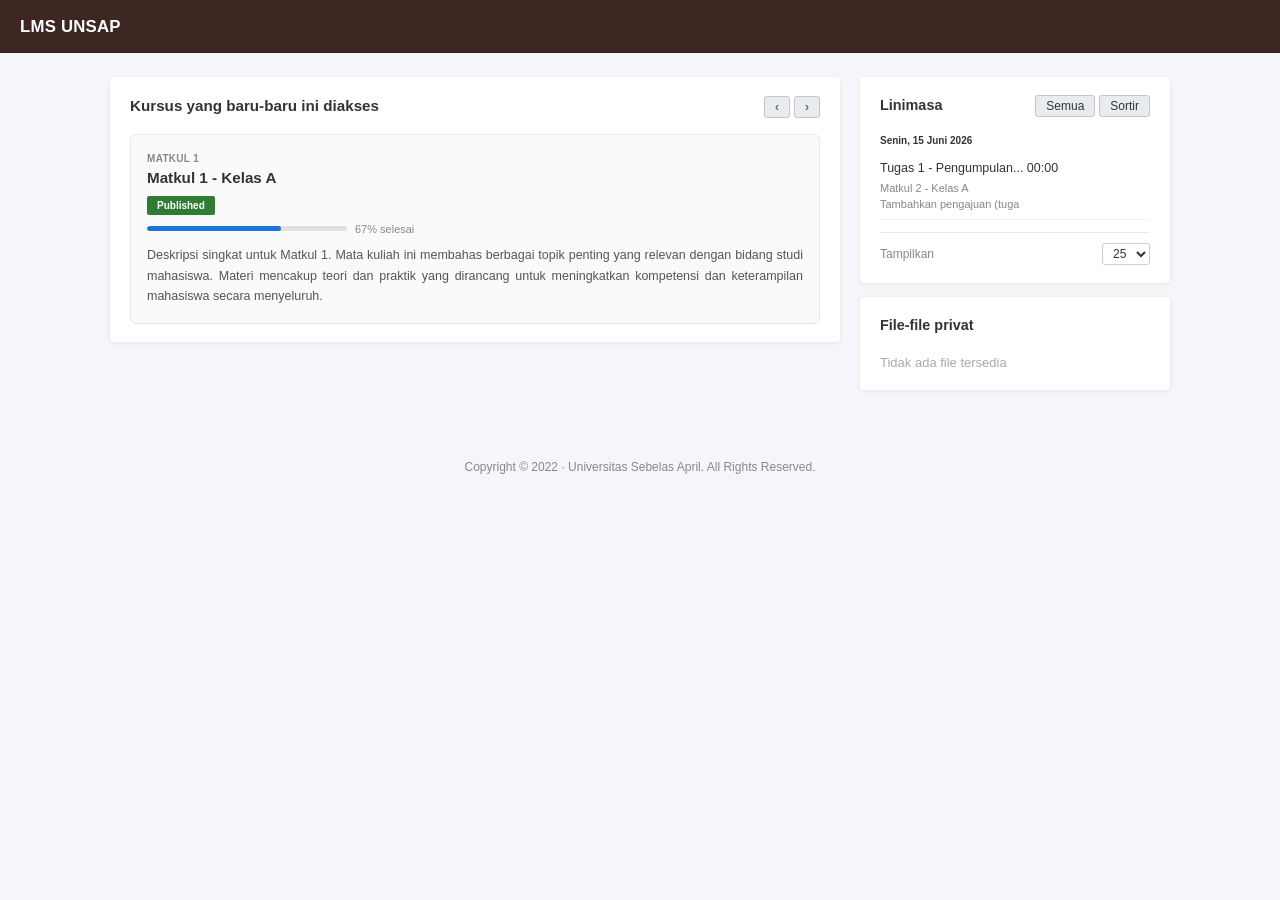
<file: index.html>
<!doctype html>
<html lang="id">
  <head>
    <meta charset="UTF-8" />
    <meta name="viewport" content="width=device-width, initial-scale=1.0" />
    <title>Dasbor | LMS UNSAP</title>
    <link rel="stylesheet" href="style.css" />
  </head>
  <body class="page-dashboard">

    <div class="site-header">
      <a href="index.html">LMS UNSAP</a>
    </div>

    <div class="dash-wrap">

      <section class="main-col">
        <div class="card">
          <div class="card-header">
            <h2>Kursus yang baru-baru ini diakses</h2>
            <div class="btn-group">
              <button class="btn btn-sm">&lsaquo;</button>
              <button class="btn btn-sm">&rsaquo;</button>
            </div>
          </div>

          <div class="course-item">
            <div style="flex:1;">
              <div class="course-category">MATKUL 1</div>
              <div class="course-name">Matkul 1 - Kelas A</div>
              <div class="badge-published">Published</div>
              <div class="progress-row">
                <div class="progress-track"><div class="progress-fill" style="width:67%"></div></div>
                <span class="progress-pct">67% selesai</span>
              </div>
              <p class="course-desc">
                Deskripsi singkat untuk Matkul 1. Mata kuliah ini membahas berbagai topik
                penting yang relevan dengan bidang studi mahasiswa. Materi mencakup teori
                dan praktik yang dirancang untuk meningkatkan kompetensi dan keterampilan
                mahasiswa secara menyeluruh.
              </p>
            </div>
          </div>
        </div>
      </section>

      <aside class="sidebar">
        <div class="card">
          <div class="card-header">
            <h2>Linimasa</h2>
            <div class="btn-group">
              <button class="btn btn-sm">Semua</button>
              <button class="btn btn-sm">Sortir</button>
            </div>
          </div>

          <div class="timeline-date">Senin, 15 Juni 2026</div>
          <div class="timeline-item">
            <a class="timeline-link" href="tugas.html">Tugas 1 - Pengumpulan... 00:00</a>
            <div class="timeline-sub">Matkul 2 - Kelas A</div>
            <div class="timeline-sub">Tambahkan pengajuan (tuga</div>
          </div>

          <div class="show-row">
            <span>Tampilkan</span>
            <select class="show-select">
              <option>25</option>
              <option>50</option>
            </select>
          </div>
        </div>

        <div class="card">
          <div class="card-header">
            <h2>File-file privat</h2>
          </div>
          <p class="file-empty">Tidak ada file tersedia</p>
        </div>
      </aside>
    </div>

    <footer>
      Copyright &copy; 2022 &middot; Universitas Sebelas April. All Rights Reserved.
    </footer>

  </body>
</html>
</file>
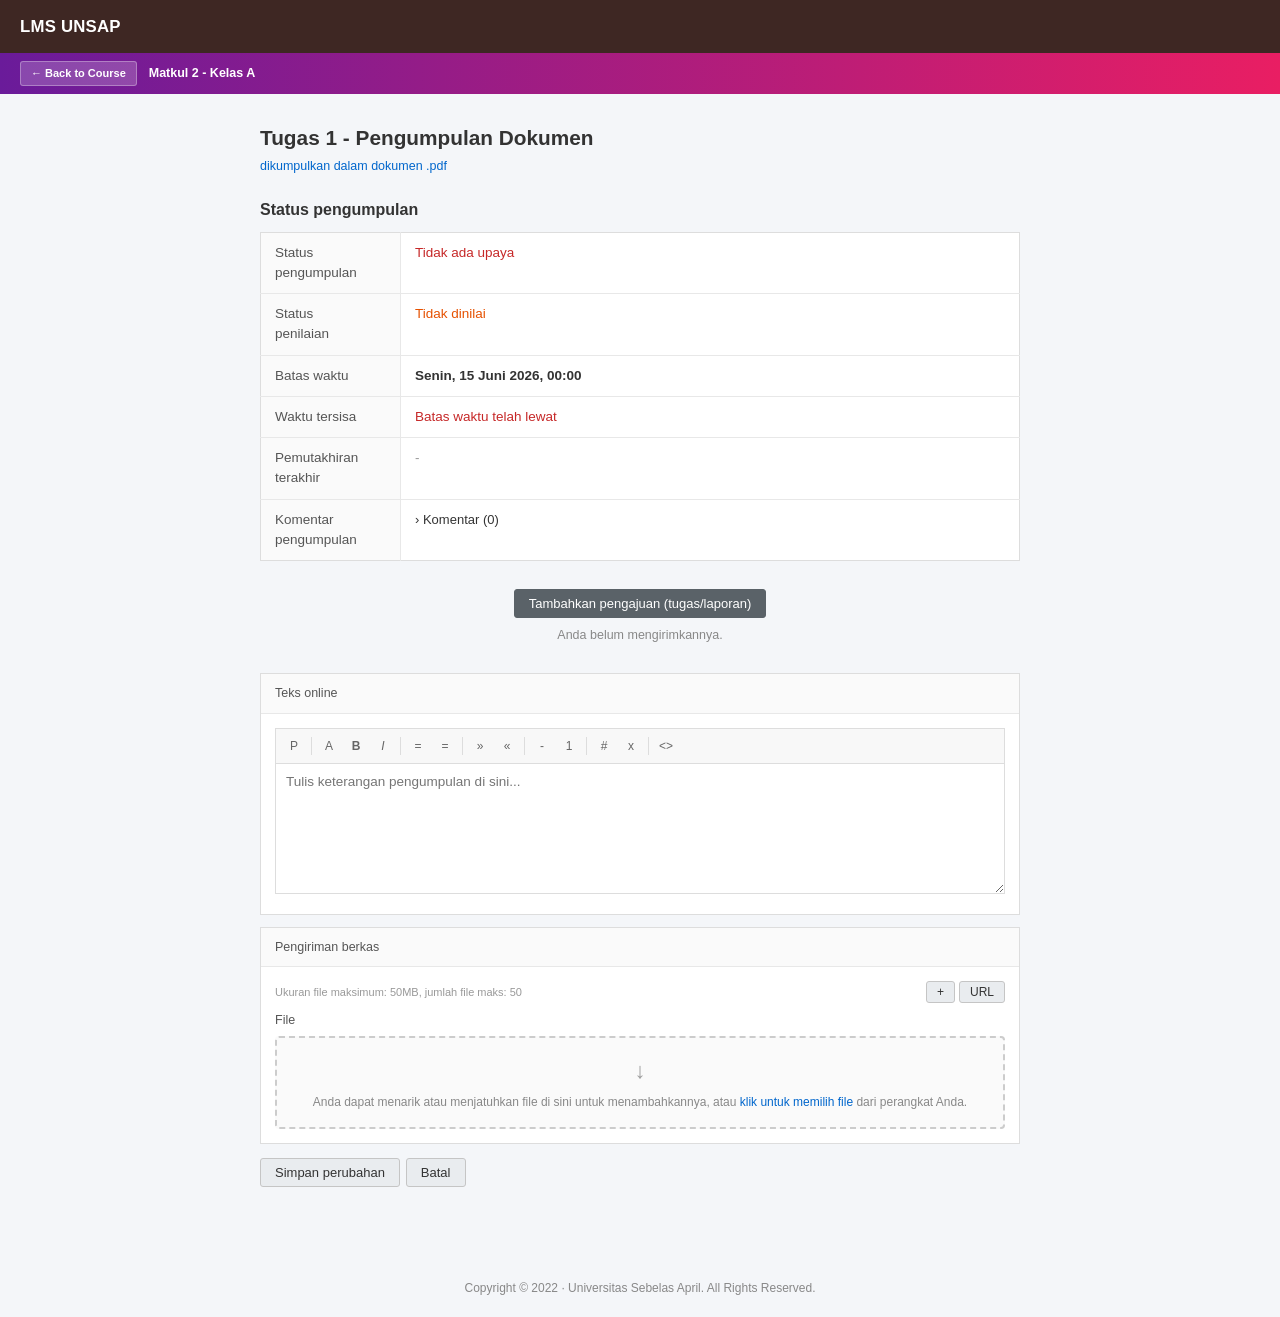
<file: tugas.html>
<!doctype html>
<html lang="id">
  <head>
    <meta charset="UTF-8" />
    <meta name="viewport" content="width=device-width, initial-scale=1.0" />
    <title>Pengumpulan Tugas | LMS UNSAP</title>
    <link rel="stylesheet" href="style.css" />
  </head>
  <body class="page-tugas">

    <div class="site-header">
      <a href="index.html">LMS UNSAP</a>
    </div>

    <div class="breadcrumb-strip">
      <a class="bc-back" href="index.html">&larr; Back to Course</a>
      <span class="bc-title">Matkul 2 - Kelas A</span>
    </div>

    <main class="tugas-wrap">

      <h1 class="page-title">Tugas 1 - Pengumpulan Dokumen</h1>
      <p class="page-subtitle">dikumpulkan dalam dokumen .pdf</p>

      <h2 class="section-heading">Status pengumpulan</h2>
      <table class="status-table">
        <tbody>
          <tr>
            <td>Status<br>pengumpulan</td>
            <td class="text-danger" id="status-submission">Tidak ada upaya</td>
          </tr>
          <tr>
            <td>Status<br>penilaian</td>
            <td class="text-warning">Tidak dinilai</td>
          </tr>
          <tr>
            <td>Batas waktu</td>
            <td><strong>Senin, 15 Juni 2026, 00:00</strong></td>
          </tr>
          <tr>
            <td>Waktu tersisa</td>
            <td class="text-info" id="countdown">Menghitung...</td>
          </tr>
          <tr>
            <td>Pemutakhiran<br>terakhir</td>
            <td class="text-muted">-</td>
          </tr>
          <tr>
            <td>Komentar<br>pengumpulan</td>
            <td>
              <button class="comment-toggle" id="btn-toggle-comment">&rsaquo; Komentar (0)</button>
            </td>
          </tr>
        </tbody>
      </table>

      <div class="submit-block">
        <button class="btn btn-dark" id="btn-add-submission" onclick="handleSubmit()">
          Tambahkan pengajuan (tugas/laporan)
        </button>
        <p class="submit-note" id="submit-note">Anda belum mengirimkannya.</p>
      </div>

      <div class="form-section">
        <div class="form-label">Teks online</div>
        <div class="form-body">
          <div class="editor-toolbar">
            <button class="tb-btn">P</button>
            <div class="tb-sep"></div>
            <button class="tb-btn">A</button>
            <button class="tb-btn"><strong>B</strong></button>
            <button class="tb-btn"><em>I</em></button>
            <div class="tb-sep"></div>
            <button class="tb-btn">=</button>
            <button class="tb-btn">=</button>
            <div class="tb-sep"></div>
            <button class="tb-btn">&raquo;</button>
            <button class="tb-btn">&laquo;</button>
            <div class="tb-sep"></div>
            <button class="tb-btn">-</button>
            <button class="tb-btn">1</button>
            <div class="tb-sep"></div>
            <button class="tb-btn">#</button>
            <button class="tb-btn">x</button>
            <div class="tb-sep"></div>
            <button class="tb-btn">&lt;&gt;</button>
          </div>
          <textarea
            class="editor-area"
            id="editor-text"
            placeholder="Tulis keterangan pengumpulan di sini..."
          ></textarea>
        </div>
      </div>

      <div class="form-section">
        <div class="form-label">Pengiriman berkas</div>
        <div class="form-body">
          <div class="upload-meta">
            <span>Ukuran file maksimum: 50MB, jumlah file maks: 50</span>
            <div class="btn-group">
              <button class="btn btn-sm">+</button>
              <button class="btn btn-sm">URL</button>
            </div>
          </div>

          <div class="file-label-row">File</div>

          <div
            class="drop-zone"
            id="drop-zone"
            onclick="document.getElementById('file-input').click()"
            ondragover="event.preventDefault(); this.style.borderColor='#80bdff';"
            ondragleave="this.style.borderColor='';"
            ondrop="handleDrop(event)"
          >
            <div class="drop-arrow">&darr;</div>
            <div class="drop-text">
              Anda dapat menarik atau menjatuhkan file di sini untuk menambahkannya,
              atau <a href="#" onclick="return false;">klik untuk memilih file</a>
              dari perangkat Anda.
            </div>
          </div>

          <input type="file" id="file-input" hidden accept=".pdf,.doc,.docx,.zip" multiple />
          <div id="file-list"></div>
        </div>
      </div>

      <div class="action-row">
        <button class="btn" id="btn-simpan" onclick="handleSubmit()">Simpan perubahan</button>
        <button class="btn" onclick="window.location.href='index.html'">Batal</button>
      </div>

    </main>

    <footer>
      Copyright &copy; 2022 &middot; Universitas Sebelas April. All Rights Reserved.
    </footer>

    <script>
      function updateCountdown() {
        var deadline = new Date('2026-06-15T00:00:00+07:00');
        var diff = deadline - new Date();
        var el = document.getElementById('countdown');
        if (diff <= 0) {
          el.textContent = 'Batas waktu telah lewat';
          el.className = 'text-danger';
          return;
        }
        var d = Math.floor(diff / 86400000);
        var h = Math.floor((diff % 86400000) / 3600000);
        el.textContent = d + ' hari ' + h + ' jam';
      }
      updateCountdown();
      setInterval(updateCountdown, 60000);

      document.getElementById('file-input').addEventListener('change', function () {
        renderFiles(Array.from(this.files));
      });

      function handleDrop(e) {
        e.preventDefault();
        document.getElementById('drop-zone').style.borderColor = '';
        renderFiles(Array.from(e.dataTransfer.files));
      }

      function renderFiles(files) {
        var list = document.getElementById('file-list');
        files.forEach(function (f) {
          var item = document.createElement('div');
          item.className = 'file-item';
          item.innerHTML =
            '<span class="file-item-name">' + f.name + '</span>' +
            '<span class="file-item-size">' + (f.size / 1024).toFixed(1) + ' KB</span>' +
            '<button class="file-item-remove" onclick="this.closest(\'.file-item\').remove()">&times;</button>';
          list.appendChild(item);
        });
      }

      function handleSubmit() {
        var btn = document.getElementById('btn-simpan');
        btn.textContent = 'Menyimpan...';
        btn.disabled = true;
        setTimeout(function () {
          document.getElementById('status-submission').textContent = 'Dikirim untuk penilaian';
          document.getElementById('status-submission').className = 'text-success';
          document.getElementById('submit-note').textContent = 'Pengajuan berhasil disimpan.';
          document.getElementById('btn-add-submission').textContent = 'Edit pengajuan';
          btn.textContent = 'Simpan perubahan';
          btn.disabled = false;
        }, 1200);
      }

      document.getElementById('btn-toggle-comment').addEventListener('click', function () {
        this.innerHTML = this.innerHTML.includes('\u203A')
          ? '&lsaquo; Komentar (0)'
          : '&rsaquo; Komentar (0)';
      });
    </script>
  </body>
</html>
</file>
<file: style.css>
/* style.css - LMS UNSAP Simulasi */

*, *::before, *::after {
  box-sizing: border-box;
  margin: 0;
  padding: 0;
}

body {
  font-family: -apple-system, BlinkMacSystemFont, "Segoe UI", Roboto, "Helvetica Neue", Arial, sans-serif;
  background: #f4f6f9;
  color: #333;
  font-size: 14px;
  line-height: 1.5;
}

a {
  color: #0066cc;
  text-decoration: none;
}

a:hover {
  text-decoration: underline;
}

/* Header sederhana */
.site-header {
  background: #3e2723;
  padding: 14px 20px;
  color: #fff;
  font-size: 1.05rem;
  font-weight: 700;
  letter-spacing: .2px;
}

.site-header a {
  color: #fff;
  text-decoration: none;
}

/* Button - semua abu-abu */
.btn {
  display: inline-flex;
  align-items: center;
  justify-content: center;
  padding: 6px 14px;
  border: 1px solid #c5c5c5;
  border-radius: 3px;
  background: #e9ecef;
  color: #333;
  font-family: inherit;
  font-size: 13px;
  font-weight: 500;
  cursor: pointer;
  white-space: nowrap;
  text-decoration: none;
  transition: background .1s;
}

.btn:hover {
  background: #d5d9de;
  text-decoration: none;
}

.btn-sm {
  padding: 3px 10px;
  font-size: 12px;
}

.btn-dark {
  background: #5a6268;
  border-color: #5a6268;
  color: #fff;
}

.btn-dark:hover {
  background: #4e555b;
  color: #fff;
}

.btn-group {
  display: flex;
  gap: 4px;
}

/* Footer */
footer {
  text-align: center;
  font-size: 12px;
  color: #888;
  padding: 20px 16px;
  margin-top: 24px;
}


/* DASHBOARD - .page-dashboard */

.page-dashboard .dash-wrap {
  max-width: 1100px;
  margin: 0 auto;
  padding: 24px 20px;
  display: grid;
  grid-template-columns: 1fr 310px;
  gap: 20px;
}

@media (max-width: 860px) {
  .page-dashboard .dash-wrap {
    grid-template-columns: 1fr;
  }
}

.page-dashboard .card {
  background: #fff;
  border-radius: 4px;
  box-shadow: 0 1px 4px rgba(0, 0, 0, .08);
  padding: 18px 20px;
}

.page-dashboard .card + .card {
  margin-top: 14px;
}

.page-dashboard .card-header {
  display: flex;
  justify-content: space-between;
  align-items: center;
  margin-bottom: 16px;
}

.page-dashboard .card-header h2 {
  font-size: .95rem;
  font-weight: 700;
  color: #333;
  margin: 0;
}

/* Kursus */
.page-dashboard .course-item {
  display: flex;
  gap: 18px;
  align-items: flex-start;
  padding: 16px;
  border: 1px solid #e8e8e8;
  border-radius: 6px;
  background: #fafafa;
}

.page-dashboard .course-category {
  font-size: 10px;
  text-transform: uppercase;
  color: #888;
  font-weight: 600;
  letter-spacing: .3px;
  margin-bottom: 2px;
}

.page-dashboard .course-name {
  font-size: .95rem;
  font-weight: 700;
  color: #333;
  margin-bottom: 6px;
  line-height: 1.3;
}

.page-dashboard .badge-published {
  display: inline-block;
  background: #2e7d32;
  color: #fff;
  font-size: 10px;
  font-weight: 600;
  padding: 2px 10px;
  border-radius: 2px;
  margin-bottom: 6px;
}

.page-dashboard .progress-row {
  display: flex;
  align-items: center;
  gap: 8px;
  margin-bottom: 8px;
}

.page-dashboard .progress-track {
  flex: 1;
  height: 5px;
  background: #e0e0e0;
  border-radius: 3px;
  overflow: hidden;
  max-width: 200px;
}

.page-dashboard .progress-fill {
  height: 100%;
  background: #1976d2;
  border-radius: 3px;
}

.page-dashboard .progress-pct {
  font-size: 11px;
  color: #888;
}

.page-dashboard .course-desc {
  font-size: 12.5px;
  color: #555;
  line-height: 1.65;
  text-align: justify;
}

/* Linimasa */
.page-dashboard .sidebar .card-header h2 {
  font-size: .9rem;
}

.page-dashboard .timeline-date {
  font-size: 10px;
  font-weight: 700;
  color: #333;
  margin: 12px 0 5px;
}

.page-dashboard .timeline-item {
  padding: 6px 0;
  border-bottom: 1px solid #f0f0f0;
}

.page-dashboard .timeline-link {
  font-size: 12.5px;
  font-weight: 500;
  color: #333;
  text-decoration: none;
  display: block;
  margin-bottom: 2px;
}

.page-dashboard .timeline-link:hover {
  color: #0066cc;
  text-decoration: underline;
}

.page-dashboard .timeline-sub {
  font-size: 11px;
  color: #888;
}

.page-dashboard .show-row {
  display: flex;
  align-items: center;
  justify-content: space-between;
  margin-top: 12px;
  padding-top: 10px;
  border-top: 1px solid #e8e8e8;
  font-size: 12px;
  color: #888;
}

.page-dashboard .show-select {
  border: 1px solid #ccc;
  border-radius: 3px;
  font-size: 12px;
  padding: 2px 6px;
  color: #333;
  background: #fff;
}

.page-dashboard .file-empty {
  font-size: 13px;
  color: #aaa;
}


/* TUGAS - .page-tugas */

/* Strip gradient breadcrumb */
.page-tugas .breadcrumb-strip {
  background: linear-gradient(to right, #6a1b9a, #e91e63);
  display: flex;
  align-items: center;
  padding: 8px 20px;
  min-height: 38px;
  gap: 12px;
}

.page-tugas .bc-back {
  color: #fff;
  text-decoration: none;
  font-size: 11px;
  font-weight: 600;
  background: rgba(255, 255, 255, .2);
  border: 1px solid rgba(255, 255, 255, .3);
  border-radius: 3px;
  padding: 3px 10px;
  flex-shrink: 0;
}

.page-tugas .bc-back:hover {
  background: rgba(255, 255, 255, .3);
  text-decoration: none;
}

.page-tugas .bc-title {
  color: #fff;
  font-size: 12.5px;
  font-weight: 600;
}

/* Konten tugas */
.page-tugas .tugas-wrap {
  max-width: 800px;
  margin: 0 auto;
  padding: 28px 20px 48px;
}

.page-tugas .page-title {
  font-size: 1.3rem;
  font-weight: 700;
  color: #333;
  margin-bottom: 4px;
}

.page-tugas .page-subtitle {
  font-size: 12.5px;
  color: #0066cc;
  margin-bottom: 22px;
}

.page-tugas .section-heading {
  font-size: 1rem;
  font-weight: 700;
  color: #333;
  margin-bottom: 10px;
}

/* Status table */
.page-tugas .status-table {
  width: 100%;
  border-collapse: collapse;
  background: #fff;
  border: 1px solid #ddd;
  margin-bottom: 22px;
  font-size: 13.5px;
}

.page-tugas .status-table tr:not(:last-child) td {
  border-bottom: 1px solid #e8e8e8;
}

.page-tugas .status-table td {
  padding: 10px 14px;
  vertical-align: top;
}

.page-tugas .status-table td:first-child {
  width: 140px;
  color: #555;
  font-weight: 500;
  background: #fafafa;
  border-right: 1px solid #e8e8e8;
}

.page-tugas .text-danger  { color: #c62828; }
.page-tugas .text-warning { color: #e65100; }
.page-tugas .text-info    { color: #1565c0; }
.page-tugas .text-success { color: #2e7d32; }
.page-tugas .text-muted   { color: #999; }

.page-tugas .comment-toggle {
  font-size: 13px;
  color: #333;
  cursor: pointer;
  background: none;
  border: none;
  font-family: inherit;
  padding: 0;
}

.page-tugas .comment-toggle:hover {
  color: #0066cc;
}

/* Submit block */
.page-tugas .submit-block {
  text-align: center;
  margin: 28px 0;
}

.page-tugas .submit-note {
  font-size: 12.5px;
  color: #888;
  margin-top: 8px;
}

/* Form sections */
.page-tugas .form-section {
  background: #fff;
  border: 1px solid #ddd;
  margin-bottom: 12px;
}

.page-tugas .form-label {
  font-size: 12.5px;
  color: #555;
  padding: 10px 14px;
  border-bottom: 1px solid #e8e8e8;
  background: #fafafa;
  display: flex;
  justify-content: space-between;
  align-items: center;
}

.page-tugas .form-body {
  padding: 14px;
}

/* Editor */
.page-tugas .editor-toolbar {
  border: 1px solid #ddd;
  background: #f8f8f8;
  padding: 4px 5px;
  display: flex;
  gap: 1px;
  flex-wrap: wrap;
  align-items: center;
}

.page-tugas .tb-btn {
  width: 26px;
  height: 26px;
  border: none;
  background: transparent;
  border-radius: 2px;
  cursor: pointer;
  font-size: 12px;
  color: #666;
  display: flex;
  align-items: center;
  justify-content: center;
  font-family: inherit;
}

.page-tugas .tb-btn:hover {
  background: #ddd;
  color: #333;
}

.page-tugas .tb-sep {
  width: 1px;
  height: 18px;
  background: #ddd;
  margin: 0 3px;
}

.page-tugas .editor-area {
  width: 100%;
  min-height: 130px;
  border: 1px solid #ddd;
  border-top: none;
  padding: 10px;
  font-family: inherit;
  font-size: 13.5px;
  color: #333;
  resize: vertical;
  outline: none;
}

.page-tugas .editor-area:focus {
  border-color: #80bdff;
}

/* File upload */
.page-tugas .upload-meta {
  font-size: 11px;
  color: #999;
  margin-bottom: 8px;
  display: flex;
  justify-content: space-between;
  align-items: center;
}

.page-tugas .file-label-row {
  font-size: 12.5px;
  color: #555;
  margin-bottom: 6px;
}

.page-tugas .drop-zone {
  border: 2px dashed #ccc;
  border-radius: 4px;
  background: #fafafa;
  min-height: 80px;
  display: flex;
  flex-direction: column;
  align-items: center;
  justify-content: center;
  gap: 6px;
  cursor: pointer;
  padding: 16px;
  text-align: center;
  transition: border-color .12s;
}

.page-tugas .drop-zone:hover {
  border-color: #80bdff;
  background: #f0f7ff;
}

.page-tugas .drop-arrow {
  color: #9e9e9e;
  font-size: 22px;
}

.page-tugas .drop-text {
  font-size: 12px;
  color: #888;
  line-height: 1.5;
}

.page-tugas .drop-text a {
  color: #0066cc;
}

.page-tugas .file-item {
  display: flex;
  align-items: center;
  gap: 8px;
  padding: 6px 10px;
  background: #f4f6f9;
  border: 1px solid #e0e0e0;
  border-radius: 3px;
  margin-top: 5px;
  font-size: 12.5px;
}

.page-tugas .file-item-name { flex: 1; }
.page-tugas .file-item-size { color: #999; font-size: 11.5px; }

.page-tugas .file-item-remove {
  border: none;
  background: none;
  color: #c62828;
  cursor: pointer;
  font-size: 15px;
  padding: 0;
  line-height: 1;
}

.page-tugas .action-row {
  display: flex;
  gap: 6px;
  margin-top: 14px;
}
</file>
